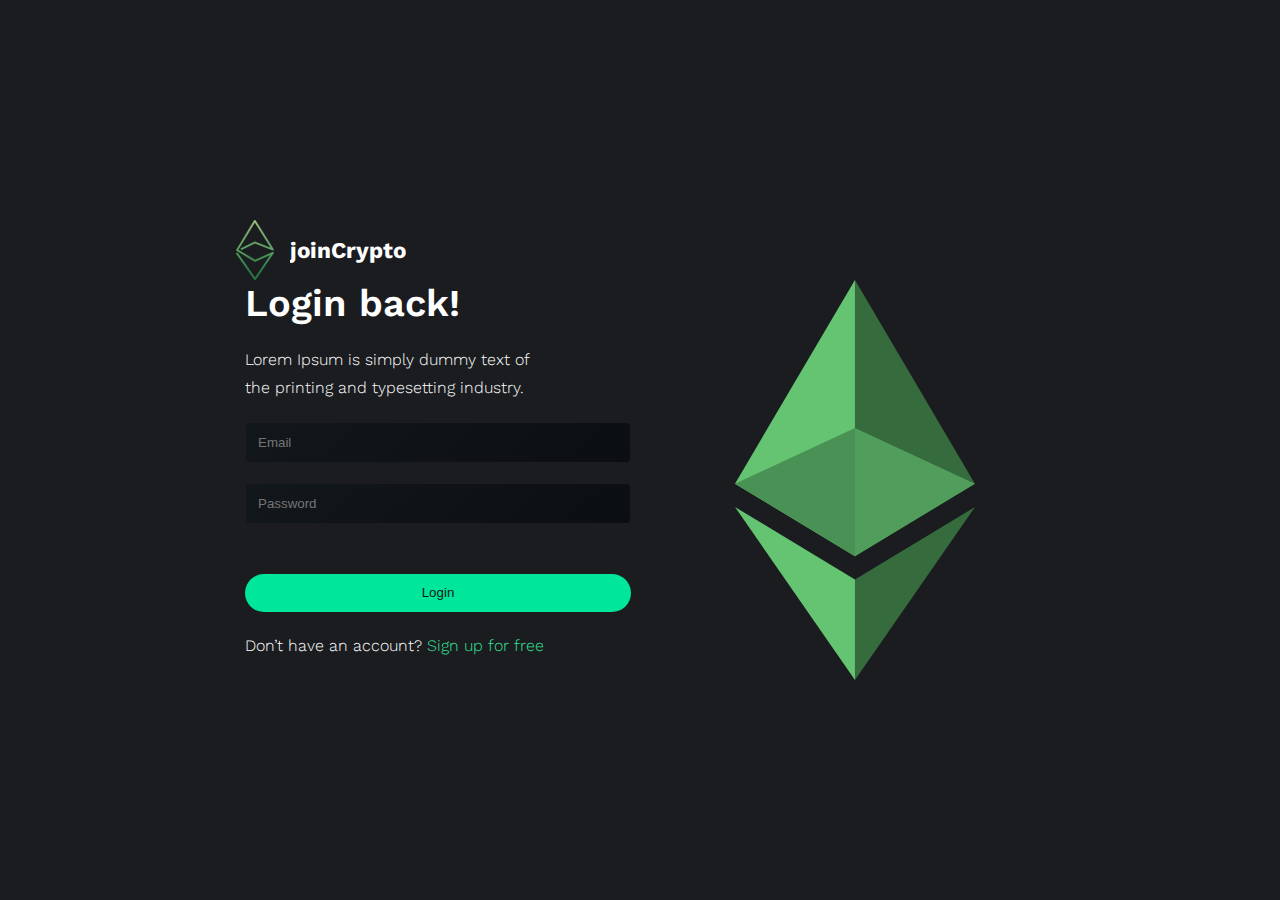
<file: login/index.html>
<!DOCTYPE html>
<html lang="pt-br">

<head>
  <meta charset="UTF-8">
  <meta name="viewport" content="width=device-width, initial-scale=1.0">

  <title>Login | joinCrypto</title>
  <meta name="description" content="login">

  <link rel="icon" href="../assets/favicon.svg" type="image/svg+xml">
  <link rel="stylesheet" href="../styles/styles.css">
</head>

<body>
  <main class="">
    <div class="logo">
      <img src="../assets/logo.svg" alt="">
      <h2>joinCrypto</h2>
    </div>
    <section class="login">

      <div>
        <h1>Login back!</h1>
        <p>Lorem Ipsum is simply dummy text of<br>the printing and typesetting industry.</p>
        <form action="" class="form">
          <div>
            <!-- <label for="email">Email</label> -->
            <input type="email" id="email" name="email" placeholder="Email">
          </div>
          <div>
            <!-- <label for="password">Password</label> -->
            <input type="password" id="password" name="password" placeholder="Password">
          </div>
          <button class="botao-login">Login</button>
        </form>
        <p>Don’t have an account? <a href="#">Sign up for free</a></p>
      </div>
      <img class="img-login" src="../assets/img-login.svg" alt="">
    </section>
  </main>
    <script src="./script.js"></script>

</body>

</html>
</file>
<file: styles/styles.css>
/* global */
@import './global.css';

/* pages */
@import './home.css';
@import './login.css';
@import './carrinho.css'
</file>
